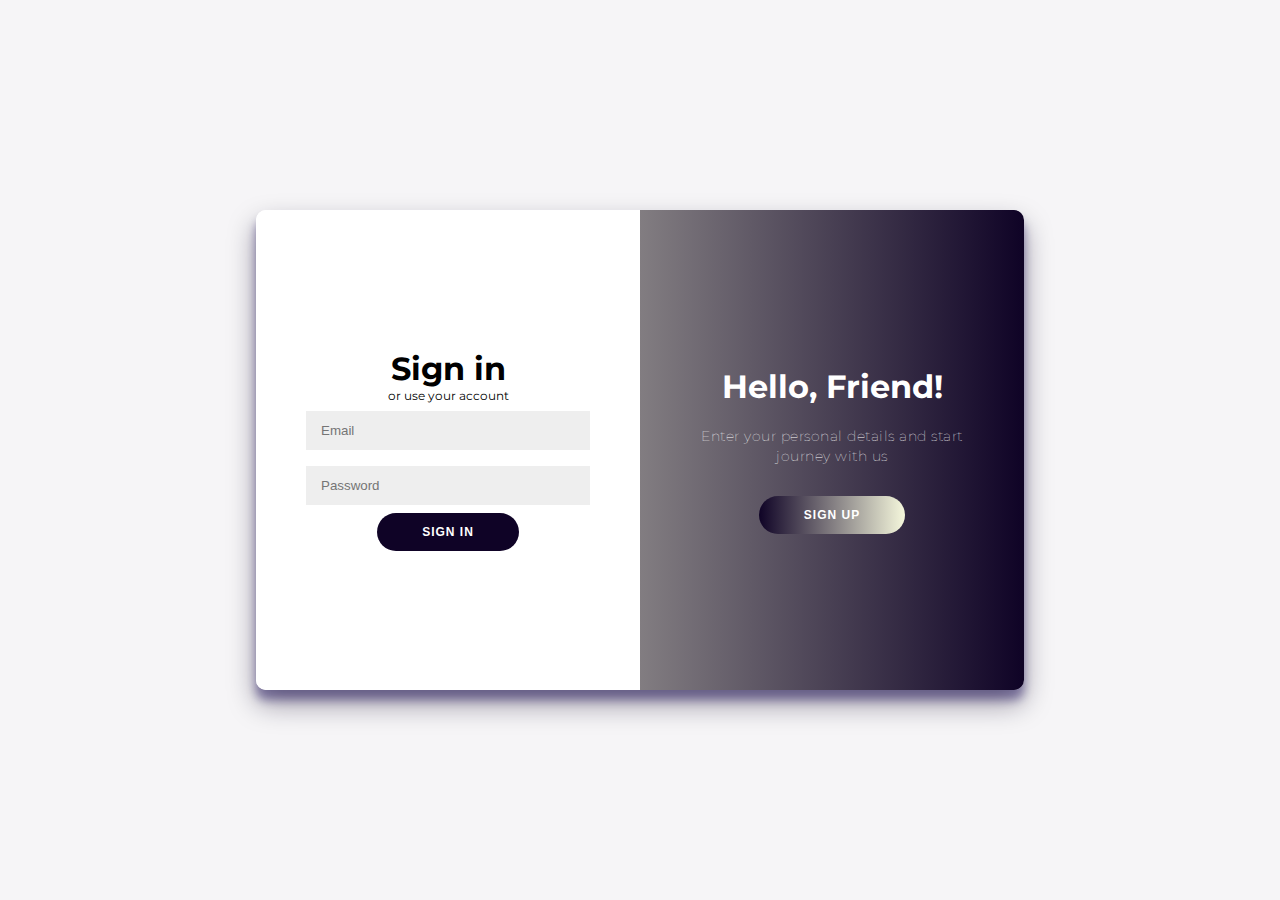
<file: index.html>
<!DOCTYPE html>
<html lang="en">

<head>
   <meta charset="UTF-8">
   <meta name="viewport" content="width=device-width, initial-scale=1.0">
   <link rel="stylesheet" href="style.css">

   <title>Document</title>
</head>

<div class="container" id="container">
   <div class="form-container sign-up-container">
      <form class="form-main" action="#">
         <h1>Create Account</h1>

         <span>or use your email for registration</span>
         <input id="registerName" type="text" placeholder="Name" />
         <input id="registerEmail" type="email" placeholder="Email" />
         <input id="registerPassword" type="password" placeholder="Password" />
         <a id="mobilka" href="#" onclick="toggleAct()">Already have account? </a>

         <button>Sign Up</button>
      </form>
   </div>
   <div class="form-container sign-in-container">
      <form class="form-main" action="#">
         <h1>Sign in</h1>

         <span>or use your account</span>
         <input id="loginEmail" type="email" placeholder="Email" />
         <input id="loginPassword" type="password" placeholder="Password" />
         <a id="mobilka" href="#" onclick="toggleAct()">Create account </a>
         <button>Sign In</button>
      </form>
   </div>
   <div class="overlay-container">
      <div class="overlay">
         <div class="overlay-panel overlay-left">
            <h1>Welcome Back!</h1>
            <p>To keep connected with us please login with your personal info</p>
            <button class="ghost" id="signIn">Sign In</button>
         </div>
         <div class="overlay-panel overlay-right">
            <h1>Hello, Friend!</h1>
            <p>Enter your personal details and start journey with us</p>
            <button class="ghost" id="signUp">Sign Up</button>
         </div>
      </div>
   </div>
</div>



<body>

   <script src="script.js"></script>
</body>

</html>
</file>
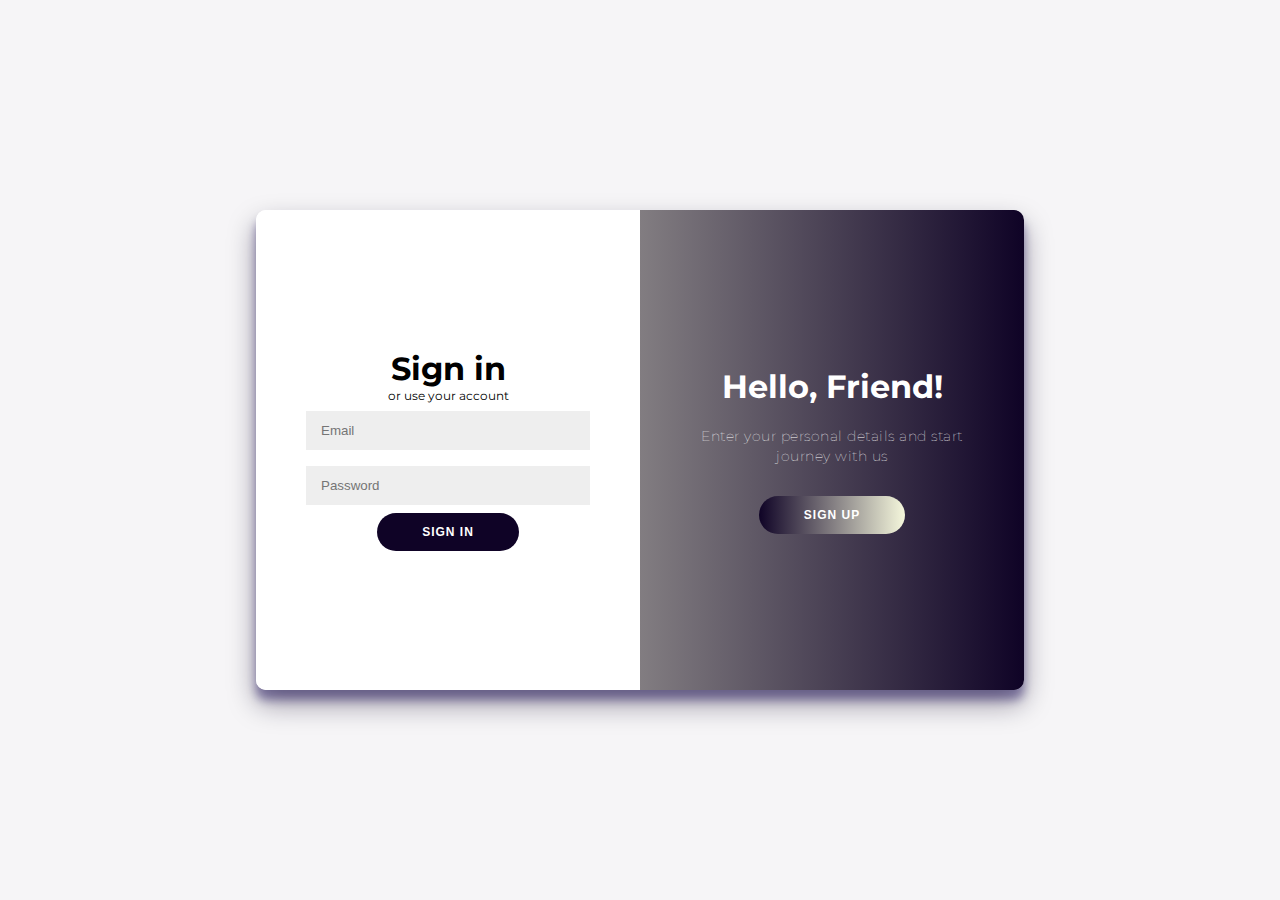
<file: pages/log/index.html>
<!DOCTYPE html>
<html lang="en">

<head>
   <meta charset="UTF-8">
   <meta name="viewport" content="width=device-width, initial-scale=1.0">
   <link rel="stylesheet" href="../log/style.css">

   <title>Document</title>
</head>

<div class="container" id="container">
   <div class="form-container sign-up-container">
      <form class="form-main" action="#">
         <h1>Create Account</h1>

         <span>or use your email for registration</span>
         <input id="registerName" type="text" placeholder="Name" />
         <input id="registerEmail" type="email" placeholder="Email" />
         <input id="registerPassword" type="password" placeholder="Password" />
         <a id="mobilka" href="#" onclick="toggleAct()">Already have account? </a>

         <button>Sign Up</button>
      </form>
   </div>
   <div class="form-container sign-in-container">
      <form class="form-main" action="#">
         <h1>Sign in</h1>

         <span>or use your account</span>
         <input id="loginEmail" type="email" placeholder="Email" />
         <input id="loginPassword" type="password" placeholder="Password" />
         <a id="mobilka" href="#" onclick="toggleAct()">Create account </a>
         <button>Sign In</button>
      </form>
   </div>
   <div class="overlay-container">
      <div class="overlay">
         <div class="overlay-panel overlay-left">
            <h1>Welcome Back!</h1>
            <p>To keep connected with us please login with your personal info</p>
            <button class="ghost" id="signIn">Sign In</button>
         </div>
         <div class="overlay-panel overlay-right">
            <h1>Hello, Friend!</h1>
            <p>Enter your personal details and start journey with us</p>
            <button class="ghost" id="signUp">Sign Up</button>
         </div>
      </div>
   </div>
</div>



<body>

   <script src="../log/script.js"></script>
</body>

</html>
</file>
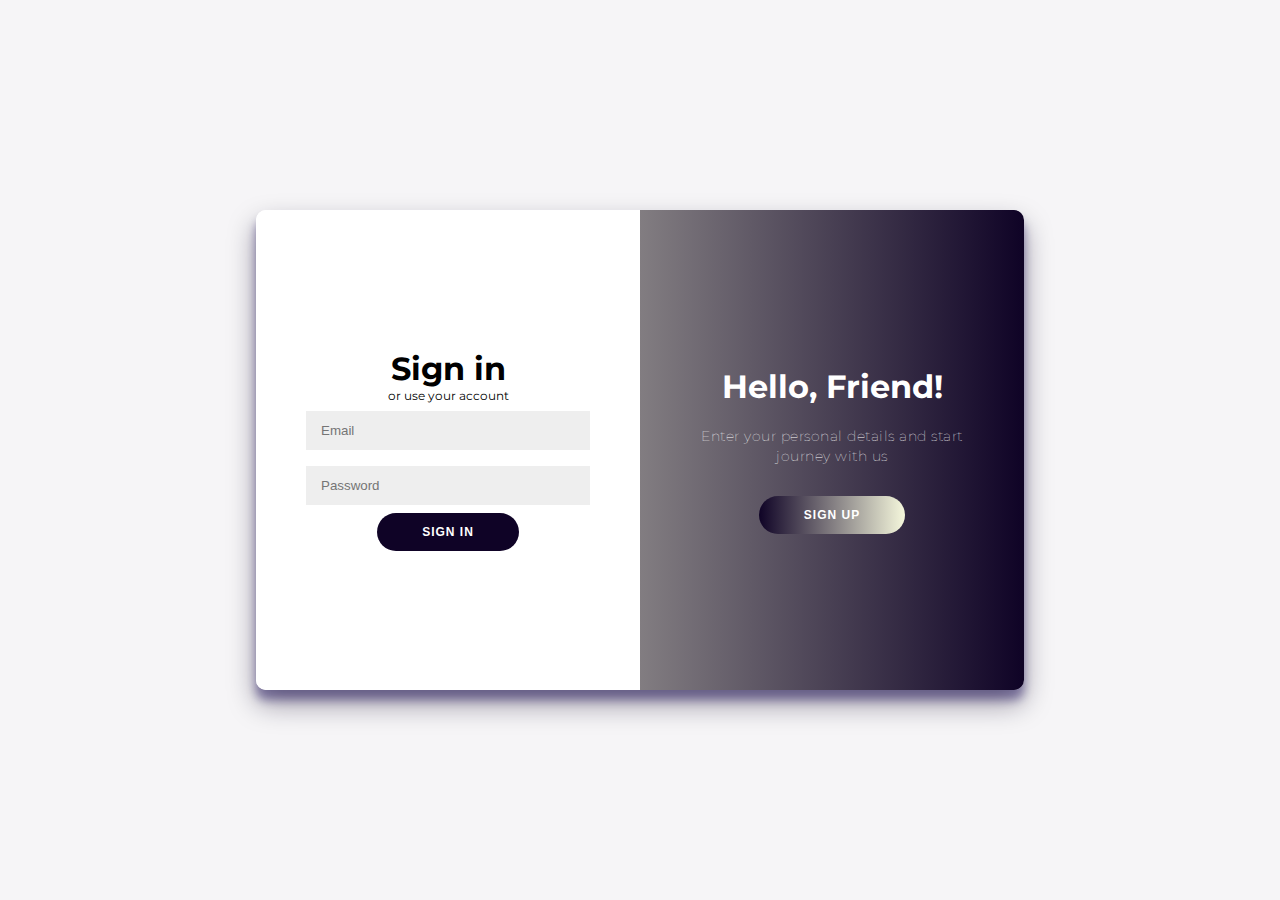
<file: main.html>
<!DOCTYPE html>
<html lang="en">

<head>
   <meta charset="UTF-8">
   <meta name="viewport" content="width=device-width, initial-scale=1.0">
   <title>Movie Library</title>
   <link rel="stylesheet" href="main.css">
</head>

<body>
   <header>
      <h1>Hi, <span id="userName"></span></h1>
      <button id="logoutButton">Log Out</button>
   </header>
   <main class="main-content">




      <div class="movie-form">
         <input id="movieTitle" type="text" autocomplete="off" placeholder="Movie Title" required />

         <select id="movieGenre">
            <option value="">Select Genre</option>
            <option value="Action">Action</option>
            <option value="Comedy">Comedy</option>
            <option value="Drama">Drama</option>
            <option value="Horror">Horror</option>
            <option value="Sci-Fi">Sci-Fi</option>
         </select>

         <div class="rating-container">
            <input id="movieRating" type="number" min="1" max="5" placeholder="Rating (1-5)" required />
            <span id="ratingDisplay"></span>
         </div>

         <!-- Поле для выбора файла с использованием label -->
         <input id="movieImage" type="file" accept="image/*" required />
         <label for="movieImage">Choose File</label>

         <label for="movieWatched">
            <input id="movieWatched" type="checkbox" /> Watched
         </label>

         <button id="addMovie">Add Movie</button>
      </div>

      <h3>Filters</h3>

      <div class="filter-options">
         <select id="filterGenre">
            <option value="">All Genre</option>
            <option value="Action">Action</option>
            <option value="Comedy">Comedy</option>
            <option value="Drama">Drama</option>
            <option value="Horror">Horror</option>
            <option value="Sci-Fi">Sci-Fi</option>
         </select>
         <select id="filterRating">
            <option value="">All Rating</option>
            <option value="1">1 Star</option>
            <option value="2">2 Stars</option>
            <option value="3">3 Stars</option>
            <option value="4">4 Stars</option>
            <option value="5">5 Stars</option>
         </select>
         <button id="showWatched">Show Watched</button>
      </div>

      <div id="movieList" class="movie-list"></div>
      </div>
   </main>
   <script src="main.js"></script>
</body>

</html>
</file>
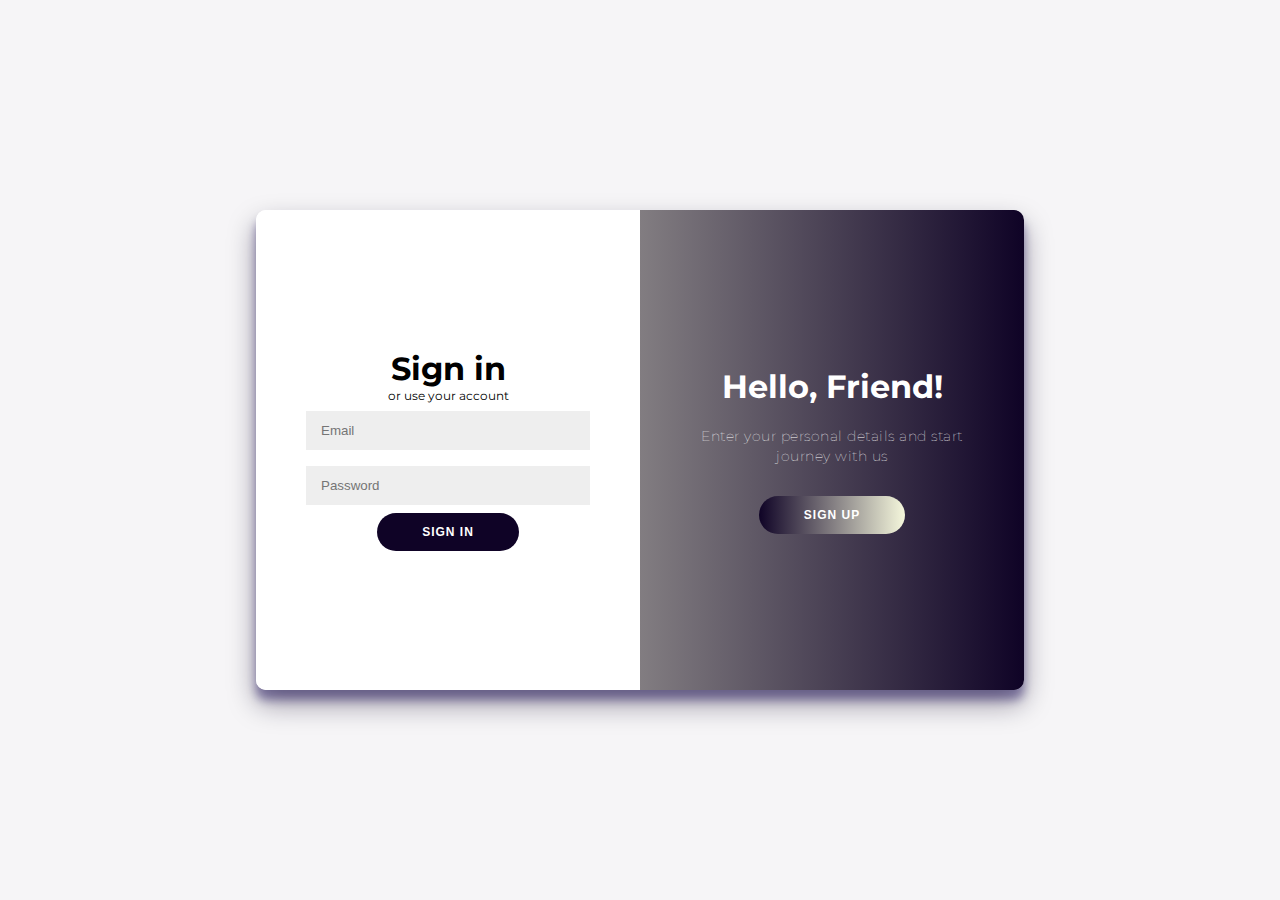
<file: pages/main/main.html>
<!DOCTYPE html>
<html lang="en">

<head>
   <meta charset="UTF-8">
   <meta name="viewport" content="width=device-width, initial-scale=1.0">
   <title>Movie Library</title>
   <link rel="stylesheet" href="../main/style.css">
   <script defer src="../main/script.js"></script>
</head>

<body>
   <header>
      <h1>Hi, <span id="userName"></span></h1>
      <button id="logoutButton">Log Out</button>
   </header>
   <main class="main-content">




      <div class="movie-form">
         <input id="movieTitle" type="text" autocomplete="off" placeholder="Movie Title" required />

         <select id="movieGenre">
            <option value="">Select Genre</option>
            <option value="Action">Action</option>
            <option value="Comedy">Comedy</option>
            <option value="Drama">Drama</option>
            <option value="Horror">Horror</option>
            <option value="Sci-Fi">Sci-Fi</option>
         </select>

         <div class="rating-container">
            <input id="movieRating" type="number" min="1" max="5" placeholder="Rating (1-5)" required />
            <span id="ratingDisplay"></span>
         </div>

         <!-- Поле для выбора файла с использованием label -->
         <input id="movieImage" type="file" accept="image/*" required />
         <label for="movieImage">Choose File</label>

         <label for="movieWatched">
            <input id="movieWatched" type="checkbox" /> Watched
         </label>

         <button id="addMovie">Add Movie</button>
      </div>

      <h3>Filters</h3>

      <div class="filter-options">
         <select id="filterGenre">
            <option value="">All Genre</option>
            <option value="Action">Action</option>
            <option value="Comedy">Comedy</option>
            <option value="Drama">Drama</option>
            <option value="Horror">Horror</option>
            <option value="Sci-Fi">Sci-Fi</option>
         </select>
         <select id="filterRating">
            <option value="">All Rating</option>
            <option value="1">1 Star</option>
            <option value="2">2 Stars</option>
            <option value="3">3 Stars</option>
            <option value="4">4 Stars</option>
            <option value="5">5 Stars</option>
         </select>
         <button id="showWatched">Show Watched</button>
      </div>

      <div id="movieList" class="movie-list"></div>
      </div>
   </main>
</body>

</html>
</file>
<file: style.css>
@import url('https://fonts.googleapis.com/css?family=Montserrat:400,800');

* {
   box-sizing: border-box;
}

body {
   background: #f6f5f7;
   display: flex;
   justify-content: center;
   align-items: center;
   flex-direction: column;
   font-family: 'Montserrat', sans-serif;
   height: 100vh;
   margin: 0;
}

h1 {
   font-weight: bold;
   margin: 0;
}

h2 {
   text-align: center;
}

p {
   font-size: 14px;
   font-weight: 100;
   line-height: 20px;
   letter-spacing: 0.5px;
   margin: 20px 0 30px;
}

span {
   font-size: 12px;
}

a {
   color: #333;
   font-size: 14px;
   text-decoration: none;
   margin: 15px 0;
}

button {
   border-radius: 20px;
   border: 0;
   background-color: #0F0326;
   color: #FFFFFF;
   font-size: 12px;
   font-weight: bold;
   padding: 12px 45px;
   letter-spacing: 1px;
   text-transform: uppercase;
   transition: transform 80ms ease-in;
}

button:active {
   transform: scale(0.95);
}

button:focus {
   outline: none;
}

button.ghost {
   background: -webkit-linear-gradient(to left, #F5F7DC, #0F0326);
   background: linear-gradient(to left, #F5F7DC, #0F0326);
   border-color: #FFFFFF;
}

form {
   background-color: #FFFFFF;
   display: flex;
   align-items: center;
   justify-content: center;
   flex-direction: column;
   padding: 0 50px;
   height: 100%;
   text-align: center;
}

#mobilka {
   display: none;
}

input {
   background-color: #eee;
   border: none;
   padding: 12px 15px;
   margin: 8px 0;
   width: 100%;
}

.container {
   background-color: #fff;
   border-radius: 10px;
   box-shadow: 0 14px 28px rgb(15, 3, 38, 0.4),
      0 10px 10px rgb(15, 3, 100, 0.4);
   position: relative;
   overflow: hidden;
   width: 768px;
   max-width: 100%;
   min-height: 480px;
}

.form-container {
   position: absolute;
   top: 0;
   height: 100%;
   transition: all 0.6s ease-in-out;
}

.sign-in-container {
   left: 0;
   width: 50%;
   z-index: 2;
}

.container.right-panel-active .sign-in-container {
   transform: translateX(100%);
}

.sign-up-container {
   left: 0;
   width: 50%;
   opacity: 0;
   z-index: 1;
}

.container.right-panel-active .sign-up-container {
   transform: translateX(100%);
   opacity: 1;
   z-index: 5;
   animation: show 0.6s;
}

@keyframes show {

   0%,
   49.99% {
      opacity: 0;
      z-index: 1;
   }

   50%,
   100% {
      opacity: 1;
      z-index: 5;
   }
}

.overlay-container {
   position: absolute;
   top: 0;
   left: 50%;
   width: 50%;
   height: 100%;
   overflow: hidden;
   transition: transform 0.6s ease-in-out;
   z-index: 100;
}

.container.right-panel-active .overlay-container {
   transform: translateX(-100%);
}

.overlay {
   background: #E65F5C;
   background: -webkit-linear-gradient(to right, #F5F7DC, #0F0326);
   background: linear-gradient(to right, #F5F7DC, #0F0326);
   background-repeat: no-repeat;
   background-size: cover;
   background-position: 0 0;
   color: #FFFFFF;
   position: relative;
   left: -100%;
   height: 100%;
   width: 200%;
   transform: translateX(0);
   transition: transform 0.6s ease-in-out;
}

.container.right-panel-active .overlay {
   transform: translateX(50%);
}

.overlay-panel {
   position: absolute;
   display: flex;
   align-items: center;
   justify-content: center;
   flex-direction: column;
   padding: 0 40px;
   text-align: center;
   top: 0;
   height: 100%;
   width: 50%;
   transform: translateX(0);
   transition: transform 0.6s ease-in-out;
}

.overlay-left {
   transform: translateX(-20%);
   background: -webkit-linear-gradient(to left, #F5F7DC, #0F0326);
   background: linear-gradient(to left, #F5F7DC, #0F0326);
}

.overlay-left button {
   background: -webkit-linear-gradient(to right, #F5F7DC, #0F0326);
   background: linear-gradient(to right, #F5F7DC, #0F0326);
}

.container.right-panel-active .overlay-left {
   transform: translateX(0);
}

.overlay-right {
   right: 0;
   transform: translateX(0);
}

.container.right-panel-active .overlay-right {
   transform: translateX(20%);
}

@media screen and (max-width: 769px) {
   body {
      padding: 0 20px;
   }
}

@media screen and (max-width: 431px) {
   .container {
      display: flex;
      flex-wrap: wrap;
      height: 500px;

   }

   .sign-in-container {
      width: 100%;
   }

   .overlay-container {
      display: none;
   }

   .sign-up-container {
      width: 100%;
   }

   #mobilka {
      display: block;
   }

   .container.right-panel-active .sign-up-container {
      transform: translateX(0%);
      opacity: 1;
      z-index: 5;
      animation: show 0.6s;
   }
}
</file>
<file: pages/log/style.css>
@import url('https://fonts.googleapis.com/css?family=Montserrat:400,800');

* {
   box-sizing: border-box;
}

body {
   background: #f6f5f7;
   display: flex;
   justify-content: center;
   align-items: center;
   flex-direction: column;
   font-family: 'Montserrat', sans-serif;
   height: 100vh;
   margin: 0;
}

h1 {
   font-weight: bold;
   margin: 0;
}

h2 {
   text-align: center;
}

p {
   font-size: 14px;
   font-weight: 100;
   line-height: 20px;
   letter-spacing: 0.5px;
   margin: 20px 0 30px;
}

span {
   font-size: 12px;
}

a {
   color: #333;
   font-size: 14px;
   text-decoration: none;
   margin: 15px 0;
}

button {
   border-radius: 20px;
   border: 0;
   background-color: #0F0326;
   color: #FFFFFF;
   font-size: 12px;
   font-weight: bold;
   padding: 12px 45px;
   letter-spacing: 1px;
   text-transform: uppercase;
   transition: transform 80ms ease-in;
}

button:active {
   transform: scale(0.95);
}

button:focus {
   outline: none;
}

button.ghost {
   background: -webkit-linear-gradient(to left, #F5F7DC, #0F0326);
   background: linear-gradient(to left, #F5F7DC, #0F0326);
   border-color: #FFFFFF;
}

form {
   background-color: #FFFFFF;
   display: flex;
   align-items: center;
   justify-content: center;
   flex-direction: column;
   padding: 0 50px;
   height: 100%;
   text-align: center;
}

#mobilka {
   display: none;
}

input {
   background-color: #eee;
   border: none;
   padding: 12px 15px;
   margin: 8px 0;
   width: 100%;
}

.container {
   background-color: #fff;
   border-radius: 10px;
   box-shadow: 0 14px 28px rgb(15, 3, 38, 0.4),
      0 10px 10px rgb(15, 3, 100, 0.4);
   position: relative;
   overflow: hidden;
   width: 768px;
   max-width: 100%;
   min-height: 480px;
}

.form-container {
   position: absolute;
   top: 0;
   height: 100%;
   transition: all 0.6s ease-in-out;
}

.sign-in-container {
   left: 0;
   width: 50%;
   z-index: 2;
}

.container.right-panel-active .sign-in-container {
   transform: translateX(100%);
}

.sign-up-container {
   left: 0;
   width: 50%;
   opacity: 0;
   z-index: 1;
}

.container.right-panel-active .sign-up-container {
   transform: translateX(100%);
   opacity: 1;
   z-index: 5;
   animation: show 0.6s;
}

@keyframes show {

   0%,
   49.99% {
      opacity: 0;
      z-index: 1;
   }

   50%,
   100% {
      opacity: 1;
      z-index: 5;
   }
}

.overlay-container {
   position: absolute;
   top: 0;
   left: 50%;
   width: 50%;
   height: 100%;
   overflow: hidden;
   transition: transform 0.6s ease-in-out;
   z-index: 100;
}

.container.right-panel-active .overlay-container {
   transform: translateX(-100%);
}

.overlay {
   background: #E65F5C;
   background: -webkit-linear-gradient(to right, #F5F7DC, #0F0326);
   background: linear-gradient(to right, #F5F7DC, #0F0326);
   background-repeat: no-repeat;
   background-size: cover;
   background-position: 0 0;
   color: #FFFFFF;
   position: relative;
   left: -100%;
   height: 100%;
   width: 200%;
   transform: translateX(0);
   transition: transform 0.6s ease-in-out;
}

.container.right-panel-active .overlay {
   transform: translateX(50%);
}

.overlay-panel {
   position: absolute;
   display: flex;
   align-items: center;
   justify-content: center;
   flex-direction: column;
   padding: 0 40px;
   text-align: center;
   top: 0;
   height: 100%;
   width: 50%;
   transform: translateX(0);
   transition: transform 0.6s ease-in-out;
}

.overlay-left {
   transform: translateX(-20%);
   background: -webkit-linear-gradient(to left, #F5F7DC, #0F0326);
   background: linear-gradient(to left, #F5F7DC, #0F0326);
}

.overlay-left button {
   background: -webkit-linear-gradient(to right, #F5F7DC, #0F0326);
   background: linear-gradient(to right, #F5F7DC, #0F0326);
}

.container.right-panel-active .overlay-left {
   transform: translateX(0);
}

.overlay-right {
   right: 0;
   transform: translateX(0);
}

.container.right-panel-active .overlay-right {
   transform: translateX(20%);
}

@media screen and (max-width: 769px) {
   body {
      padding: 0 20px;
   }
}

@media screen and (max-width: 431px) {
   .container {
      display: flex;
      flex-wrap: wrap;
      height: 500px;

   }

   .sign-in-container {
      width: 100%;
   }

   .overlay-container {
      display: none;
   }

   .sign-up-container {
      width: 100%;
   }

   #mobilka {
      display: block;
   }

   .container.right-panel-active .sign-up-container {
      transform: translateX(0%);
      opacity: 1;
      z-index: 5;
      animation: show 0.6s;
   }
}
</file>
<file: main.css>
:root {
   --backround-color: #f6f5f7;
   --text-color: #0F0326;
}

body {
   font-family: Arial, sans-serif;
   background-color: var(--backround-color);
   max-width: 91.9vw;
}


header {
   display: flex;
   height: 75px;
   width: 100%;
   justify-content: space-between;
   align-items: center;
   padding: 0 50px;
   border-bottom: 1px solid var(--text-color);
   margin-bottom: 20px;
}





h1 {
   color: var(--text-color);
   font-size: 25px;
}

header button {
   border: 0;
   background-color: var(--text-color);
   color: var(--backround-color);
   border-radius: 5px;
   width: 100px;
   padding: 10px;
}

.main-content {
   display: flex;
   flex-direction: column;
   width: 100%;
   padding: 0 50px;
}

.movie-form {
   display: flex;
   align-items: center;
   gap: 25px;
}

#movieTitle {
   border-radius: 15px;
   border: 1px solid var(--text-color);
   background-color: transparent;
   color: var(--text-color);
   padding-left: 25px;
   height: 25px;
   font-size: 17px;
   padding: 8px;
}


.movie-form input,
.movie-form select,
.movie-form label,
.movie-form button {
   background-color: transparent;
   border: 1px solid #333;
   border-radius: 8px;
   padding: 8px;
   font-size: 16px;
   color: #333;
   outline: none;
}

.movie-form input[type="checkbox"] {
   width: 18px;
   height: 18px;
   accent-color: #333;
}

.movie-form input[type="file"] {
   display: none;
}

.movie-form {
   background-color: transparent;
   display: flex;
   flex-wrap: wrap;
   border-radius: 8px;
   cursor: pointer;
   font-size: 16px;
   color: #333;
}




#movieTitle,
#movieGenre,
#movieRating,
#filterGenre,
#filterRating,
#showWatched,
#addMovie {
   background-color: transparent;
   border: 1px solid var(--text-color);
   padding: 8px 12px;
   border-radius: 8px;
}

#movieRating {
   width: 100px;
}

.movie-form button {
   background-color: var(--text-color);
   color: var(--backround-color);
   border: none;
   cursor: pointer;
   padding: 10px;
   border-radius: 8px;
}

.movie-form label[for="movieWatched"] {
   display: flex;
   align-items: center;
   gap: 8px;
}



#addMovie {
   background-color: var(--text-color);
   color: #ffffff;
   border: none;
   cursor: pointer;
   padding: 10px;
   border-radius: 5px;
}

.filter-options {
   display: flex;
   height: 35px;
   align-items: center;
   gap: 20px;
}


.movie-list {
   margin-top: 20px;
   height: auto;
   display: flex;
   justify-content: center;
   flex-wrap: wrap;
   gap: 30px;
   margin-bottom: 50px;
}

.movie-card {
   display: flex;
   flex-direction: column;
   height: 250px;
   width: 200px;
   align-items: center;
   background: #E8EAF6;
   border-radius: 5px;
   padding: 10px;
   margin: 10px 0;
   justify-content: space-between;
   transition: all .7s ease;
   animation: fadeIn 0.3s ease forwards;
}

.movie-card img {
   width: 100%;
   height: 100px;
   object-fit: contain;
}

.movie-card h3 {
   margin: 0;
   color: #333;
}

.movie-card p {
   margin: 0 5px;
}

.movie-card button {
   padding: 5px;
   margin: 0 5px;
   cursor: pointer;
   border: none;
   border-radius: 3px;
}



.delete-btn {
   background-color: #0F0326;
   color: var(--backround-color);
   width: 100%;
   padding: 10px;
}

.watched-btn {
   background-color: var(--backround-color);
   color: var(--text-color);
   border: 1px solid var(--text-color);
   width: 100%;
   padding: 10px;
}

#stars {
   color: rgb(204, 193, 71);
}

@keyframes fadeIn {
   0% {
      opacity: 0;
   }

   100% {
      opacity: 1;
   }
}

@media screen and (max-width: 1025px) {
   header {
      padding: 0 30px;
   }

   .main-content {
      padding: 0 30px;
   }

   select option {
      width: 10px;
      height: 10px;
      padding: 0;
      font-size: 10px;
   }

   .filter-options option {
      padding: 0;
      height: 15px;
      width: 50%;
      font-size: 10px;
   }
}

@media screen and (max-width: 769px) {
   .movie-list {
      padding: 0;
   }

   .movie-card {
      width: 100%;
      height: 350px;
   }

   .movie-card img {
      width: 100%;
      height: 150px;
   }

   .filter-options {
      justify-content: center;
   }

   .movie-form {
      justify-content: center;
      align-items: center;
   }

   #movieRating,
   #movieWatched,
   #movieGenre {
      padding: 10px;
   }

   .movie-form labe {
      border: 0;
   }

   #movieTitle,
   #addMovie {
      width: 100%;
   }

   .delete-btn,
   .watched-btn {
      height: 35px;
   }

   #stars {
      font-size: 20px;
   }

   .movie-card h3 {
      font-size: 25px;
   }
}
</file>
<file: pages/main/style.css>
:root {
   --backround-color: #f6f5f7;
   --text-color: #0F0326;
}

body {
   font-family: Arial, sans-serif;
   background-color: var(--backround-color);
   max-width: 91.9vw;
}


header {
   display: flex;
   height: 75px;
   width: 100%;
   justify-content: space-between;
   align-items: center;
   padding: 0 50px;
   border-bottom: 1px solid var(--text-color);
   margin-bottom: 20px;
}





h1 {
   color: var(--text-color);
   font-size: 25px;
}

header button {
   border: 0;
   background-color: var(--text-color);
   color: var(--backround-color);
   border-radius: 5px;
   width: 100px;
   padding: 10px;
}

.main-content {
   display: flex;
   flex-direction: column;
   width: 100%;
   padding: 0 50px;
}

.movie-form {
   display: flex;
   align-items: center;
   gap: 25px;
}

#movieTitle {
   border-radius: 15px;
   border: 1px solid var(--text-color);
   background-color: transparent;
   color: var(--text-color);
   padding-left: 25px;
   height: 25px;
   font-size: 17px;
   padding: 8px;
}


.movie-form input,
.movie-form select,
.movie-form label,
.movie-form button {
   background-color: transparent;
   border: 1px solid #333;
   border-radius: 8px;
   padding: 8px;
   font-size: 16px;
   color: #333;
   outline: none;
}

.movie-form input[type="checkbox"] {
   width: 18px;
   height: 18px;
   accent-color: #333;
}

.movie-form input[type="file"] {
   display: none;
}

.movie-form {
   background-color: transparent;
   display: flex;
   flex-wrap: wrap;
   border-radius: 8px;
   cursor: pointer;
   font-size: 16px;
   color: #333;
}




#movieTitle,
#movieGenre,
#movieRating,
#filterGenre,
#filterRating,
#showWatched,
#addMovie {
   background-color: transparent;
   border: 1px solid var(--text-color);
   padding: 8px 12px;
   border-radius: 8px;
}

#movieRating {
   width: 100px;
}

.movie-form button {
   background-color: var(--text-color);
   color: var(--backround-color);
   border: none;
   cursor: pointer;
   padding: 10px;
   border-radius: 8px;
}

.movie-form label[for="movieWatched"] {
   display: flex;
   align-items: center;
   gap: 8px;
}



#addMovie {
   background-color: var(--text-color);
   color: #ffffff;
   border: none;
   cursor: pointer;
   padding: 10px;
   border-radius: 5px;
}

.filter-options {
   display: flex;
   height: 35px;
   align-items: center;
   gap: 20px;
}


.movie-list {
   margin-top: 20px;
   height: auto;
   display: flex;
   justify-content: center;
   flex-wrap: wrap;
   gap: 30px;
   margin-bottom: 50px;
}

.movie-card {
   display: flex;
   flex-direction: column;
   height: 250px;
   width: 200px;
   align-items: center;
   background: #E8EAF6;
   border-radius: 5px;
   padding: 10px;
   margin: 10px 0;
   justify-content: space-between;
}

.movie-card img {
   width: 100%;
   height: 100px;
   object-fit: contain;
}

.movie-card h3 {
   margin: 0;
   color: #333;
}

.movie-card p {
   margin: 0 5px;
}

.movie-card button {
   padding: 5px;
   margin: 0 5px;
   cursor: pointer;
   border: none;
   border-radius: 3px;
}



.delete-btn {
   background-color: #0F0326;
   color: var(--backround-color);
   width: 100%;
   padding: 10px;
}

.watched-btn {
   background-color: var(--backround-color);
   color: var(--text-color);
   border: 1px solid var(--text-color);
   width: 100%;
   padding: 10px;
}

#stars {
   color: rgb(204, 193, 71);
}

@media screen and (max-width: 1025px) {
   header {
      padding: 0 30px;
   }

   .main-content {
      padding: 0 30px;
   }

   select option {
      width: 10px;
      height: 10px;
      padding: 0;
      font-size: 10px;
   }

   .filter-options option {
      padding: 0;
      height: 15px;
      width: 50%;
      font-size: 10px;
   }
}

@media screen and (max-width: 769px) {
   .movie-list {
      padding: 0;
   }

   .movie-card {
      width: 100%;
      height: 350px;
   }

   .movie-card img {
      width: 100%;
      height: 150px;
   }

   .filter-options {
      justify-content: center;
   }

   .movie-form {
      justify-content: center;
      align-items: center;
   }

   #movieRating,
   #movieWatched,
   #movieGenre {
      padding: 10px;
   }

   .movie-form labe {
      border: 0;
   }

   #movieTitle,
   #addMovie {
      width: 100%;
   }

   .delete-btn,
   .watched-btn {
      height: 35px;
   }
   #stars{
      font-size: 20px;
   }
   .movie-card h3 {
      font-size: 25px;
   }
}
</file>
